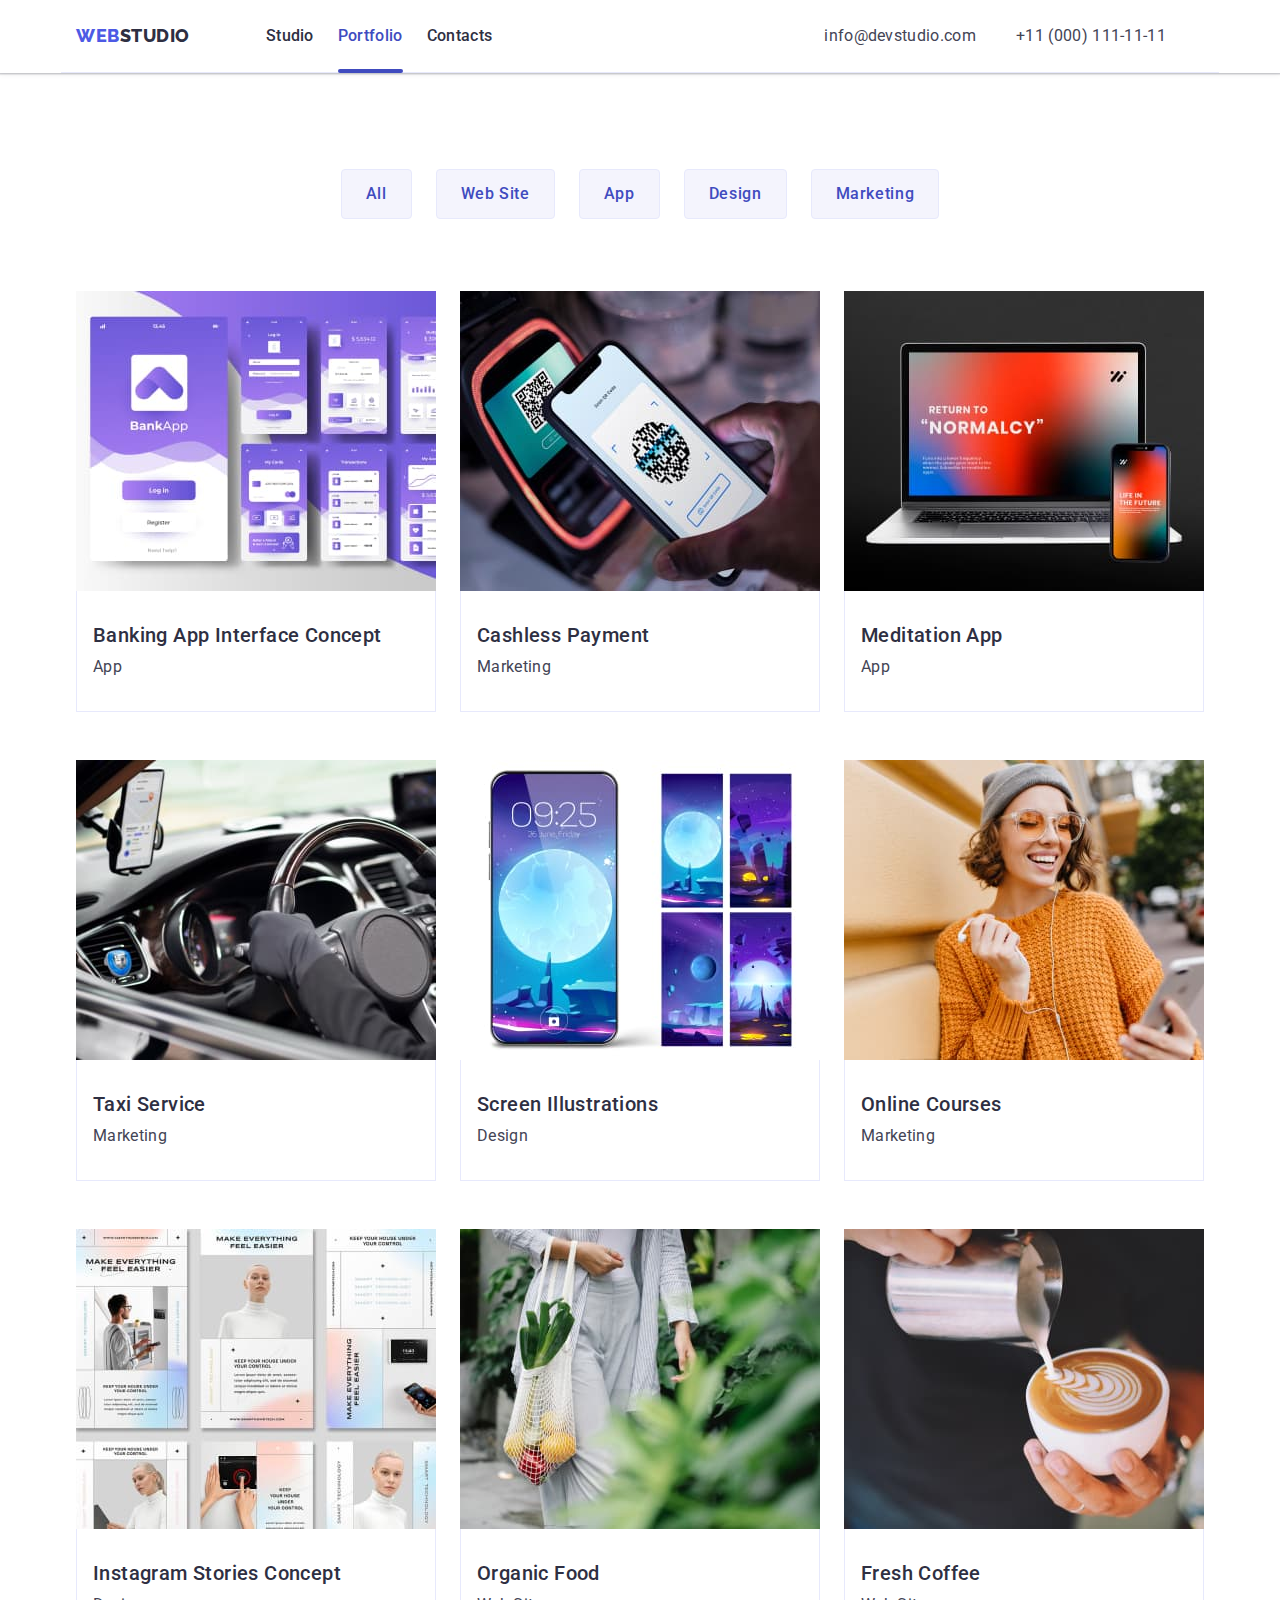
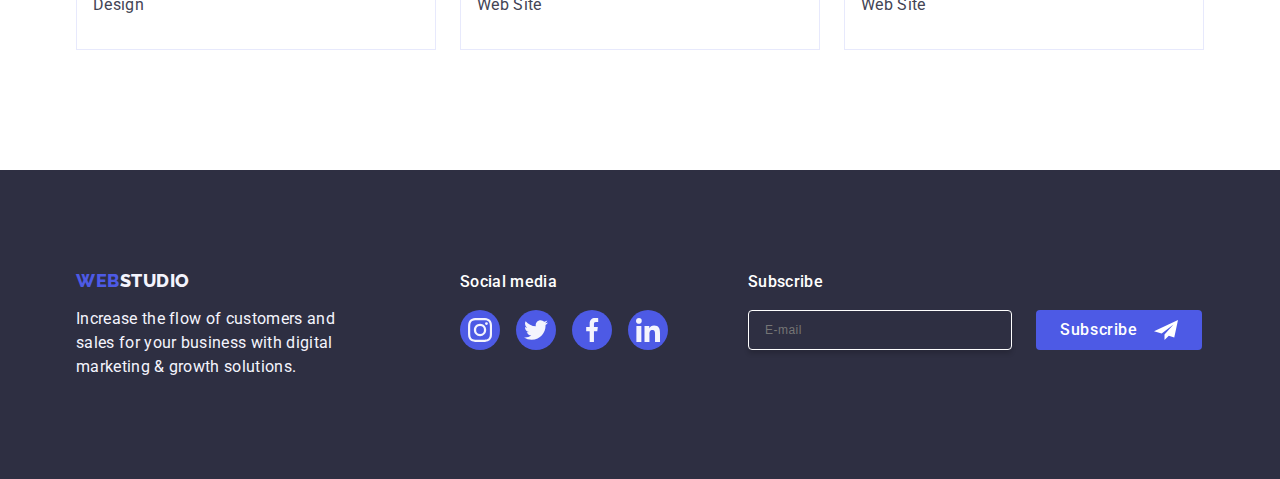
<file: portfolio.html>
<!DOCTYPE html>
<html lang="en">

<head>
    <meta charset="UTF-8">
    <meta name="viewport" content="width=device-width, initial-scale=1.0">
    <title>Home work #6</title>


    <link rel="preconnect" href="https://fonts.googleapis.com">
    <link rel="preconnect" href="https://fonts.gstatic.com" crossorigin>
    <link
        href="https://fonts.googleapis.com/css2?family=Raleway:wght@800&family=Roboto:wght@400;500;700;900&display=swap"
        rel="stylesheet">

    <link rel="stylesheet" href="https://cdnjs.cloudflare.com/ajax/libs/modern-normalize/2.0.0/modern-normalize.min.css"
        integrity="sha512-4xo8blKMVCiXpTaLzQSLSw3KFOVPWhm/TRtuPVc4WG6kUgjH6J03IBuG7JZPkcWMxJ5huwaBpOpnwYElP/m6wg=="
        crossorigin="anonymous" referrerpolicy="no-referrer" />

    <link rel="stylesheet" href="./css/styles.css">


</head>

<body>


    <header class="main-header">
        <div class="container menu-header header">
            <nav class="menu-header-navigation menu-header-padding">
                <!--logo-->
                <a class="logo link" href="./index.html">Web<span class="logo-span-header">Studio</span></a>

                <ul class="list menu-header">
                    <li><a class="link main-navigation-links" href="./index.html">Studio</a></li>
                    <li><a class="link main-navigation-links active-site" href="./portfolio.html">Portfolio</a>
                    </li>
                    <li><a class="link main-navigation-links" href="">Contacts</a></li>
                </ul>
            </nav>

            <!--Phone & Mail-->

            <address class="contact">
                <ul class="list list-contact">
                    <li><a class="link link-contact" href="mailto:info@devstudio.com">info@devstudio.com</a></li>
                    <li><a class="link link-contact" href="tel:+110001111111">+11 (000) 111-11-11</a></li>
                </ul>
            </address>
        </div>
    </header>

    <main>
        <section class="section-portfolio">
            <div class="container">

                <!-- buttons list -->

                <h1 class="visually-hidden">lorem</h1>

                <ul class="list button-list-styling">
                    <li>
                        <button type="button" class="cursor button-menu button-portfolio-styling">All</button>

                    </li>


                    <li><button type="button" class="cursor button-menu button-portfolio-styling">Web Site</button>
                    </li>
                    <li><button type="button" class="cursor button-menu button-portfolio-styling">App</button></li>
                    <li><button type="button" class="cursor button-menu button-portfolio-styling">Design</button>
                    </li>
                    <li><button type="button" class="cursor button-menu button-portfolio-styling">Marketing</button>
                    </li>
                </ul>





                <!-- project list -->


                <ul class="list project-portfolio-styling">
                    <li class="list-project-item-styling">

                        <a class="link link-padding" href="">
                            <div class="box">
                                <img src="./images/Portfolio/img1.jpg" alt="diferent banking pages" width="360"
                                    height="300">

                                <p class="extra-text"> 14 Stylish and User-Friendly App Design Concepts ·
                                    Task Manager
                                    App ·
                                    Calorie
                                    Tracker App · Exotic Fruit Ecommerce App · Cloud Storage App</p>
                            </div>
                            <div class="projects-link-styling ">

                                <h2 class="project-names">Banking App Interface Concept</h2>
                                <p class="project-description">App</p>
                            </div>
                        </a>

                    </li>
                    <li class="list-project-item-styling">

                        <a class="link link-padding" href="">
                            <div class="box">
                                <img src="./images/Portfolio/img2.jpg" alt="celphone and terminal" width="360"
                                    height="300">

                                <p class="extra-text"> 14 Stylish and User-Friendly App Design Concepts ·
                                    Task Manager
                                    App ·
                                    Calorie
                                    Tracker App · Exotic Fruit Ecommerce App · Cloud Storage App</p>
                            </div>
                            <div class="projects-link-styling ">

                                <h2 class="project-names">Cashless Payment</h2>
                                <p class="project-description">Marketing</p>
                            </div>
                        </a>

                    </li>
                    <li class="list-project-item-styling">

                        <a class="link link-padding" href="">
                            <div class="box">
                                <img src="./images/Portfolio/img3.jpg" alt="meditation app in laptop and celphone"
                                    width="360" height="300">

                                <p class="extra-text"> 14 Stylish and User-Friendly App Design Concepts ·
                                    Task Manager
                                    App ·
                                    Calorie
                                    Tracker App · Exotic Fruit Ecommerce App · Cloud Storage App</p>
                            </div>
                            <div class="projects-link-styling ">
                                <h2 class="project-names">Meditation App</h2>
                                <p class="project-description">App</p>
                            </div>
                        </a>

                    </li>
                    <li class="list-project-item-styling">
                        <a class="link link-padding" href="">
                            <div class="box">
                                <img src="./images/Portfolio/img4.jpg" alt="taxi inside" width="360" height="300">

                                <p class="extra-text"> 14 Stylish and User-Friendly App Design Concepts ·
                                    Task Manager
                                    App ·
                                    Calorie
                                    Tracker App · Exotic Fruit Ecommerce App · Cloud Storage App</p>
                            </div>
                            <div class="projects-link-styling">
                                <h2 class="project-names">Taxi Service</h2>
                                <p class="project-description">Marketing</p>
                            </div>
                        </a>

                    </li>
                    <li class="list-project-item-styling">

                        <a class="link link-padding" href="">
                            <div class="box">
                                <img src="./images/Portfolio/img5.jpg" alt="graphics on celphones" width="360"
                                    height="300">

                                <p class="extra-text"> 14 Stylish and User-Friendly App Design Concepts ·
                                    Task Manager
                                    App ·
                                    Calorie
                                    Tracker App · Exotic Fruit Ecommerce App · Cloud Storage App</p>
                            </div>
                            <div class="projects-link-styling">

                                <h2 class="project-names">Screen Illustrations</h2>
                                <p class="project-description">Design</p>
                            </div>
                        </a>


                    </li>
                    <li class="list-project-item-styling">

                        <a class="link link-padding" href="">

                            <div class="box">
                                <img src="./images/Portfolio/img6.jpg" alt="young & happy woman in orange sweater"
                                    width="360" height="300">

                                <p class="extra-text"> 14 Stylish and User-Friendly App Design Concepts ·
                                    Task Manager
                                    App ·
                                    Calorie
                                    Tracker App · Exotic Fruit Ecommerce App · Cloud Storage App</p>
                            </div>

                            <div class="projects-link-styling ">

                                <h2 class="project-names">Online Courses</h2>
                                <p class="project-description">Marketing</p>
                            </div>
                        </a>

                    </li>
                    <li class="list-project-item-styling">

                        <a class="link link-padding" href="">

                            <div class="box">


                                <img src="./images/Portfolio/img7.jpg" alt="diferent celphones with instagram Stories"
                                    width="360" height="300">

                                <p class="extra-text"> 14 Stylish and User-Friendly App Design Concepts ·
                                    Task Manager
                                    App ·
                                    Calorie
                                    Tracker App · Exotic Fruit Ecommerce App · Cloud Storage App</p>
                            </div>

                            <div class="projects-link-styling ">

                                <h2 class="project-names">Instagram Stories Concept</h2>
                                <p class="project-description">Design</p>
                            </div>
                        </a>

                    </li>
                    <li class="list-project-item-styling">

                        <a class="link link-padding" href="">

                            <div class="box">

                                <img src="./images/Portfolio/img8.jpg" alt="a woman with shopping net" width="360"
                                    height="300">

                                <p class="extra-text"> 14 Stylish and User-Friendly App Design Concepts ·
                                    Task Manager
                                    App ·
                                    Calorie
                                    Tracker App · Exotic Fruit Ecommerce App · Cloud Storage App</p>
                            </div>

                            <div class="projects-link-styling">
                                <h2 class="project-names">Organic Food</h2>
                                <p class="project-description">Web Site</p>
                            </div>
                        </a>

                    </li>
                    <li class="list-project-item-styling">

                        <a class="link link-padding" href="">
                            <div class="box">


                                <img src="./images/Portfolio/img9.jpg" alt="a cup of Coffee with foamy milk" width="360"
                                    height="300">

                                <p class="extra-text"> 14 Stylish and User-Friendly App Design Concepts ·
                                    Task Manager
                                    App ·
                                    Calorie
                                    Tracker App · Exotic Fruit Ecommerce App · Cloud Storage App</p>
                            </div>

                            <div class="projects-link-styling">

                                <h2 class="project-names">Fresh Coffee</h2>
                                <p class="project-description">Web Site</p>
                            </div>
                        </a>

                    </li>
                </ul>
            </div>
        </section>
    </main>

    <!-- logo -->

    <footer class="footer-background">
        <div class="container footer-flex">
            <div class="footer-logo-div">
                <a class="logo link footer-link" href="./index.html"> Web<span
                        class="logo-span-footer">Studio</span></a>
                <p class="footer-text">Increase the flow of customers and sales for your business with digital
                    marketing & growth solutions.</p>
            </div>

            <!--footer Social Media-->
            <div>
                <p class="footer-social-media-title">Social media</p>

                <ul class="footer-social-media">
                    <!--Instagram-->
                    <li class="social-media-item">
                        <a class="social-media-link-footer" href="">
                            <svg class="icon-footer" width="24" height="24">
                                <use href="./images/icons.svg#icon-instagram-2"></use>
                            </svg>
                        </a>
                    </li>

                    <!--Twitter-->
                    <li class="social-media-item">
                        <a class="social-media-link-footer" href="">
                            <svg class="icon-footer" width="24" height="24">
                                <use href="./images/icons.svg#icon-twitter-1"></use>
                            </svg>
                        </a>
                    </li>

                    <!--Facebook-->
                    <li class="social-media-item">
                        <a class="social-media-link-footer" href="">
                            <svg class="icon-footer" width="24" height="24">
                                <use href="./images/icons.svg#icon-facebook-1"></use>
                            </svg>
                        </a>
                    </li>

                    <!--LinkedIn-->
                    <li class="social-media-item">
                        <a class="social-media-link-footer" href="">
                            <svg class="icon-footer" width="24" height="24">
                                <use href="./images/icons.svg#icon-linkedin-1"></use>
                            </svg>
                        </a>
                    </li>


                </ul>

            </div>

            <!--SUBSCRIBE-->
            <div class=" subscribe-box">
                <p class="subscribe-footer">Subscribe</p>

                <form class="subscribe-form">
                    <label class="subscribe-label" for="email">
                        <input class="input-costam" type="email" name="email" id="email" placeholder="E-mail"
                            required />
                    </label>
                    <button class="subscribe-button" type="submit">Subscribe
                        <svg class="subscribe-button-svg" width="24" height="24">
                            <use href="./images/icons.svg#icon-arrow"></use>
                        </svg>
                    </button>
                </form>
            </div>

        </div>
    </footer>

    <script src="./js/modal.js"></script>

</body>

</html>
</file>
<file: css/styles.css>
body {
       font-family: Roboto, sans-serif;
       color: #434455;
       background-color: #ffffff;
}

* {
   box-sizing: border-box;
   margin: 0;
   padding: 0;
}

img {
   display: block;
   max-width: 100%; 
   height: auto;
}

ul {
   margin: 0;
   padding-left: 0;
   list-style: none;
}

:root {
   --iris-color: #4D5AE5;  
   --ocean-color: #404BBF;
   --navy-blue-color: #2E2F42;   
   --green-color: #31D0AA;
   --slate-color: #434455;
   --light-slate-color: #8E8F99;
   --cornflower-color: #E7E9FC;
   --cloud-color: #F4F4FD;
   --navy-blue-modal-color: #2E2F42;
   --grey-color: #2E2F42;
   --white-color: #ffffff;
   --dairy-color: #fcfcfc;

   }
       
.main-header {
   background-color: var(--white-color);
  
   box-shadow: 0px 1px 6px 0px rgba(46, 47, 66, 0.08), 0px 1px 1px 0px rgba(46, 47, 66, 0.16), 0px 2px 1px 0px rgba(46, 47, 66, 0.08);

}

.logo {
   font-family: Raleway, sans-serif;
   font-weight: 800;
   font-size: 18px;
   line-height: 1.17;
   letter-spacing: 0.03em;
   text-transform: uppercase;          
   color: #4d5ae5;
   font-style: normal;
   margin-right: 76px;
   display: inline-block;

}   

.link {
   text-decoration: none;
   display: block;
}

.link:hover,
.link:focus {
   box-sizing: 0px 1px 6px rgba(46, 47, 66, 0.08), 0px 1px 1px rgba(46, 47, 66, 0.16), 0px 2px 1px rgba(46, 47, 66, 0.08); 

}




.link-contact {
color: #434455;
transition: color 250ms cubic-bezier(0.4, 0, 0.2, 1); 
}

.link-contact:hover {
   color: #404bbf;
}

.link-contact:focus {
   color: #404bbf;
}

.logo-span-header {
   font-family: Raleway, sans-serif;
   color: #2E2F42;
   font-size: 18px;
   font-style: normal;
   font-weight: 800;
   line-height: 1.17;
   letter-spacing: 0.03em;
   text-transform: uppercase;
   text-decoration: none;
}

.main-navigation-links {
   color: #2E2F42;
   font-family: Roboto;
   font-size: 16px;
   font-style: normal;
   font-weight: 500;
   line-height: 24px;
   letter-spacing: 0.32px;
   padding: 24px 0;

   transition: color 250ms cubic-bezier(0.4, 0, 0.2, 1);

}

.active-site {
   position: relative;
   color: var(--ocean-color);
   transition: color 250ms cubic-bezier(0.4, 0, 0.2, 1);


}

.active-site::after {
   position: absolute;
   left: 0;
   bottom: -1px;
   content: '';
   width: 100%;
   height: 4px;
   flex-shrink: 0;
   border-radius: 2px;
   background-color: var(--ocean-color);
}


.main-navigation-links:hover {
   color: #404bbf;
}

.main-navigation-links:focus {
   color: #404bbf;
}

.contact {
   font-family: Roboto;
   font-size: 16px;
   font-style: normal;
   font-weight: 400;
   line-height: 1.5;
   letter-spacing: 0.02em;
   color: var(--grey-color);
   text-decoration: none;
   padding: 24px 0;
}

.button-menu {
   font-family: Roboto, sans-serif;
   font-weight: 500;
   font-size: 16px;
   line-height: 1.5;
   letter-spacing: 0.04em;
   color: var(--ocean-color);
   background-color: var(--cloud-color);

}

.button-menu:hover {
   color: var(--white-color);
   background-color: #404BBF;
   box-shadow: 0px 3px 1px rgba(0, 0, 0, 0.1), 0px 2px 1px rgba(0, 0, 0, 0.08), 0px 2px 2px rgba(0, 0, 0, 0.12);

}

.button-menu:focus {
   color: var(--white-color);
   background-color: #404BBF;
   box-shadow: 0px 3px 1px rgba(0, 0, 0, 0.1), 0px 2px 1px rgba(0, 0, 0, 0.08), 0px 2px 2px rgba(0, 0, 0, 0.12);

}


.button-text {
font-family: Roboto, sans-serif;
font-weight: 500;
font-size: 16px;
line-height: 1.5;
letter-spacing: 0.04em;
color: #ffffff;
background-color: #4d5ae5;
}

.cursor {
cursor: pointer;
}

.button-text:hover {
   background-color: #404BBF;

}

.button-text:focus {
     background-color: #404BBF; 
}

.list {
   list-style: none;
   display: flex;
  
   gap: 24px;   

}

.logo-span-footer {
   font-family: Raleway, sans-serif;
   color: #F4F4FD;
   font-size: 18px;
   font-style: normal;
   font-weight: 800;
   line-height: 1.17;
   letter-spacing: 0.03em;
   text-transform: uppercase;
   }

.footer-background {
   background-color: #2E2F42;
   padding-top: 100px;
   padding-bottom: 100px;
   
}
.footer-text {
   color: #F4F4FD;
   line-height: 1.5;
   letter-spacing: 0.02em;
width: 264px;

   font-family: Roboto;
font-size: 16px;
font-style: normal;
font-weight: 400;
}

.footer-link {
   margin-bottom: 16px;
}

.hero {
background-color: #2E2F42;
padding-top: 188px;
padding-bottom: 188px;
margin: 0 auto;
background-image: linear-gradient(rgba(46, 47, 66, 0.7), rgba(46, 47, 66, 0.7)), url(../images/people_office.jpg);
max-width: 1440px;
background-position: center;
background-size: cover;
background-repeat: no-repeat;
}

.section-one {
font-family: Roboto;
font-size: 56px;
font-style: normal;
font-weight: 700;
line-height: 1.07;
letter-spacing: 0.02em;
text-align: center;
color: var(--white-color);
max-width: 496px;
margin: 0 auto;
}

.section-two {
font-family: Roboto;
font-size: 20px;
font-style: normal;
font-weight: 500;
line-height: 24px;
letter-spacing: 0.4px;
color: var(--navy-blue-color);
margin-bottom: 8px;
padding-top: 8px;
}

.section-two-text {
   font-family: Roboto;
   font-size: 16px;
   font-style: normal;
   font-weight: 400;
   line-height: 24px;
   letter-spacing: 0.32px;
   color: var(--slate-color)
}

.section-three-header {
   color: var(--NAVY-BLUE, #2E2F42);
   font-family: Roboto;
   font-size: 36px;
   font-style: normal;
   font-weight: 700;
   line-height: 40px;
   letter-spacing: 0.72px;
   line-height: 1.11;
   text-align: center;
   text-transform: capitalize;
   margin-bottom: 72px;
}

.section-four-header {
   color: var(--NAVY-BLUE, #2E2F42);
   font-family: Roboto;
   font-size: 36px;
   font-style: normal;
   font-weight: 700;
   line-height: 40px; 
   letter-spacing: 0.72px;
   line-height: 1.11;
   text-align: center;
   text-transform: capitalize;
   margin-bottom: 72px;
}

.section-four-text {
color: var(--NAVY-BLUE, #2E2F42);
font-family: Roboto;
font-size: 20px;
font-style: normal;
font-weight: 500;
line-height: 24px;
letter-spacing: 0.4px;
text-align: center;
margin-bottom: 8px;
}

.section-four-positions {
color: var(--SLATE, #434455);
font-family: Roboto;
font-size: 16px;
font-style: normal;
font-weight: 400;
line-height: 24px; 
letter-spacing: 0.32px;
text-align: center;
}

.project-names {
font-family: Roboto;
font-size: 20px;
font-style: normal;
font-weight: 500;
line-height: 24px; 
letter-spacing: 0.4px;
color: #2E2F42;
margin-bottom: 8px;/*
margin-top: 32px;/*
text-align: center;*/
}

.project-description {
font-family: Roboto;
font-size: 16px;
font-style: normal;
font-weight: 400;
line-height: 24px; /* 150% */
letter-spacing: 0.32px;
color: #434455;
/*text-align: center;*/
}

.section-four-bg {
   background-color: #F4F4FD;
}

.section-four-text-bg {
   background-color: #FFFFFF;
   border-radius: 0px 0px 4px 4px;
   box-shadow: 0px 2px 1px 0px rgba(46, 47, 66, 0.08), 0px 1px 1px 0px rgba(46, 47, 66, 0.16), 0px 1px 6px 0px rgba(46, 47, 66, 0.08);
   width: calc((100% - 72px)/4);
   gap: 24px;
}

.container {
max-width: 1158px;
padding: 0 15px;
margin: 0 auto;
}

.header {
border-bottom: 1px solid var(--cornflower-color);
margin: 0 auto;
}

.menu-header {
display: flex;
}

.menu-header-navigation {
   display: flex;
   align-items: center;}
   

.list-contact {
   display: flex;
   align-items: center;
   gap: 40px;
   margin-left: 332px;  
}

.section-one-styling {

display: flex;
flex-direction: column;
align-items: flex-start;

}

.button-styling {
display: block;
margin: auto;
min-width: 169px;
height: 56px;
border: none;
border-radius: 4px;
margin-top: 48px;


transition: background-color 250ms cubic-bezier(0.4, 0, 0.2, 1) ;

}  

.visually-hidden {
   position: absolute;
   width: 1px;
   height: 1px;
   margin: -1px;
   border: 0;
   padding: 0;
   white-space: nowrap;
   clip-path: inset(100%);
   clip: rect(0 0 0 0);
   overflow: hidden;
}


.section-two-padding {
   padding-top: 120px;
   padding-bottom: 120px;
}

.section-four-padding {
   padding-top: 120px;
   padding-bottom: 120px;
}

.section-two-styling {
  display: flex;
}

.section-portfolio {
   padding-top: 96px;
   padding-bottom: 120px;
}

.section-two-li {
   display: flex;
   flex-direction: column;
   width: calc((100% - 72px) / 4);
}

.section-tree-styling {
   padding-bottom: 120px;
}

.section-tree-styling-ul {
   gap: 24px;   
}

.section-tree-empty {
   width: calc((100% - 48px) / 3);
}

.pictures-signature {
   padding: 32px 0;
   text-align: center;
}

.section-four-list-styling {
   display: flex;
   gap: 24px;
}

.button-list-styling {
   display: flex;
   justify-content: center;
   gap: 24px;
   margin-bottom: 72px;
   
}

.button-portfolio-styling {
   border: 1px;
   border-radius: 4px;
   padding: 12px 24px 12px 24px;
   border:  1px solid var(--cornflower-color);
   transition: color 250ms cubic-bezier(0.4, 0, 0.2, 1), background-color 250ms cubic-bezier(0.4, 0, 0.2, 1), border-color 250ms cubic-bezier(0.4, 0, 0.2, 1), box-shadow 250ms cubic-bezier(0.4, 0, 0.2, 1);

}

.button-portfolio-styling:hover,
.button-portfolio-styling:focus {
border: 1px solid transparent;
}
 
.project-portfolio-styling {
   display: flex;
   flex-wrap: wrap;
   gap: 24px;
   row-gap: 48px;
}

.projects-link-styling {
   border: 1px solid var(--cornflower-color);
   border-top: none;
   padding: 32px 16px;
}

.list-project-item-styling {
flex-basis: calc((100% - 48px)/3);
}

.link-padding {
   display: block;
   transition: box-shadow 250ms cubic-bezier(0.4, 0, 0.2, 1);

   }

.link-padding:hover,
.link-padding:focus {
   box-shadow: 0px 1px 6px rgba(46, 47, 66, 0.08), 0px 1px 1px rgba(46, 47, 66, 0.16), 0px 2px 1px rgba(46, 47, 66, 0.08);
}

.section-two-strategy {
box-sizing: border-box;
display: flex;
align-items: center;
justify-content: center;
width: 264px;
height: 112px;
flex-shrink: 0;
padding: 24px 100px ;
border-radius: 4px;
margin-bottom: 8px;
background: var(--CLOUD, #F4F4FD);
}

.section-two-strategy-icons {
   display: flex;
   align-items: center;
 }

.social-media {
   display: flex;
   gap: 24px;
   align-items: center;
   justify-content: center;
   margin-top: 8px;
} 

.social-media-item {
   width: 40px;
   height: 40px;
}



.social-media-link {
   display: flex;
   justify-content: center;
   align-items: center;
   width: 100%;
   height: 100%;
   background-color: var(--iris-color);
   border-radius: 50%;
   transition: background-color 250ms cubic-bezier(0.4, 0, 0.2, 1) ;
}

.social-media-link:hover,
.social-media-link:focus {
   background-color: var(--ocean-color);
}

.icon {
   fill: var(--cloud-color);
}

.icon-footer {
   fill: var(--cloud-color);
}

.icon-footer:hover,
.icon-footer:focus {
   fill: var(--green-color)
}



.footer-social-media-title {
color: var(--WHITE, #FFF);
font-family: Roboto;
font-size: 16px;
font-style: normal;
font-weight: 500;
line-height: 24px;
letter-spacing: 0.02em;
margin-bottom: 16px;
}

.footer-social-media {
display: flex;
gap: 16px; 
}

.footer-flex {
display: flex;
align-items: baseline;
}


.customers-title {
   color: var(--NAVY-BLUE, #2E2F42);
   font-family: Roboto;
   font-size: 36px;
   font-style: normal;
   font-weight: 700;
   line-height: 40px; 
   letter-spacing: 0.72px;
   line-height: 1.11;
   text-align: center;
   text-transform: capitalize;
   margin-bottom: 72px;
}

.customers-list {
display: flex;
gap: 24px;
justify-content: center;
}

.customers-item {
width: 168px;
height: 88px;
width: calc((100% - 120px) / 6);
}



.customers-logo-link {
   width: 100%;
   height: 100%;
   border: 1px solid var(--light-slate-color);
   color: var(--light-slate-color);
   border-radius: 4px;  
   display: flex;
   justify-content: center;
   align-items: center;
   flex-shrink: 0;

   transition: border-color 250ms cubic-bezier(0.4, 0, 0.2, 1),
   color 250ms cubic-bezier(0.4, 0, 0.2, 1)  ;

}

.customers-logo-link:hover,
.customers-logo-link:focus {
   border-color: var(--ocean-color);
   color: var(--ocean-color);
}
  
.customer-four {
   display: inline-flex;
   padding: 9px 9px 6px 11px;
   justify-content: center;
   align-items: center;
}

.icon-customers {
   fill: currentColor;   
}

.icon-customers:hover,
.icon-customers:focus {
   fill: var(--ocean-color);
   border-color: var(--ocean-color);
}

.section-five {
   padding: 120px 0;
}

.footer-logo-div {
   margin-right: 120px;
}

.social-media-link-footer {
   display: flex;
   justify-content: center;
   align-items: center;
   width: 100%;
   height: 100%;
   background-color: var(--iris-color);
   border-radius: 50%;

   transition: background-color 250ms cubic-bezier(0.4, 0, 0.2, 1);
}

.social-media-link-footer:hover,
.social-media-link-footer:focus {
   background-color: var(--green-color);
}

.modal-window {
   position: fixed;
   inset: 0 0 auto;
   min-height: 100vh;
   display: flex;
   justify-content: center;
   align-items: center;
   opacity: 1;
   pointer-events: all;
   background: var(--NAVY-BLUE-modal,
    rgba(46, 47, 66, 0.40));
    transition: transform 250ms cubic-bezier(0.4, 0, 0.2, 1); 

    transition: opacity 250ms cubic-bezier(0.4, 0, 0.2, 1), 
   visibility 250ms cubic-bezier(0.4, 0, 0.2, 1);


   padding: 72px 24px 24px 24px; 
   }

.empty-class {
   /* */
}

.is-hidden {
   opacity: 0;
   pointer-events: none;
   visibility: hidden;
}

.modal-body {
   position: absolute;
   top: 50%;
   left: 50%;
   transform: translate(-50%, -50%) scale(1);
   width: 408px;
   height: 584px;
   flex-shrink: 0;
   border-radius: 4px;
   background: var(--DAIRY, #FCFCFC);
   box-shadow: 0px 2px 1px 0px rgba(0, 0, 0, 0.20), 0px 1px 3px 0px rgba(0, 0, 0, 0.12), 0px 1px 1px 0px rgba(0, 0, 0, 0.14);
   transition: transform 250ms cubic-bezier(0.4, 0, 0.2, 1); 


   padding: 72px 24px 24px 24px;
}

.modal-x-button {
   position: absolute;
   top: 24px;
   right: 24px;
   width: 24px;
   height: 24px;
   border-radius: 50%;
   padding: 0;
   display: flex;
   align-items: center;
   justify-content: center;
   background-color: var(--cornflower-color);
   border: 1px solid rgba(0, 0, 0, 0.10);
   cursor: pointer;
   transition: background-color 250ms cubic-bezier(0.4, 0, 0.2, 1),
   border 250ms cubic-bezier(0.4, 0, 0.2, 1);
}

.modal-x-button:hover,
.modal-x-button:focus {
  background-color: var(--ocean-color);
  border: none;
  fill: var(--white-color);
  transform: skew(-15deg) scale(2) ;  
}

.modal-svg {
   transition: fill 250ms cubic-bezier(0.4, 0, 0.2, 1);
}

.modal-svg:hover,
.modal-svg:focus {
   fill: #ffffff;
}

.box {
   position: relative;
   overflow: hidden;
   transform: translateY(0%);
   }

.extra-text {
   position: absolute;
   top: 0;
   left: 0;
   height: 100%;
   width: 100%;

   font-family: Roboto;
   font-size: 16px;
   font-style: normal;
   font-weight: 400;
   line-height: 24px;
   letter-spacing: 0.02em;
   color: var(--cloud-color);
   background-color: var(--iris-color);
   padding: 40px 32px;
  
   transform: translateY(100%);
   transition-duration: 250ms;
   transition-timing-function: cubic-bezier(0.4, 0, 0.2, 1);
   transition: transform 250ms cubic-bezier(0.4, 0, 0.2, 1); 

}

.link-padding:hover .extra-text {
   transform: translateY(0%);
}

.link-padding:focus .extra-text {
    transform: translateY(0%);

}

.subscribe-footer {
   display: flex;
   align-items: baseline;
   color: var(--WHITE, #FFF);
   font-family: Roboto;
   font-size: 16px;
   font-style: normal;
   font-weight: 500;
   line-height: 24px;
   letter-spacing: 0.02em;
   margin-bottom: 16px;


   }
   
.subscribe-box {
margin-left: 80px;

}

.subscribe-form {
display: flex;
gap: 24px;
}

.subscribe-button {
display: flex;
padding: 8px 24px;

justify-content: center;
align-items: center;
gap: 16px;
min-width: 165px;
height: 40px;
border: none;
border-radius: 4px;
background-color: var(--iris-color);

font-family: Roboto, sans-serif;
font-size: 16px;
font-style: normal;
font-weight: 500;
line-height: 1.5;
letter-spacing: 0.04em;
color: var(--WHITE, #FFF);
text-align: center;
cursor: pointer;

}

.subscribe-button-svg {
   width: 24px;
   height: 24px;
}

.input-costam {
padding-left: 16px;
padding-top: 8px;
padding-bottom: 8px;
background-color: var(--navy-blue-color);
border-radius: 4px;
border: 1px solid var(--WHITE, #FFF);
box-shadow: 0px 4px 4px 0px rgba(0, 0, 0, 0.15);
background-color: transparent;
height: 40px;
width: 264px;
gap: 24px;

font-size: 12px;
line-height: 1.5;
letter-spacing: 0.04em;
color: var(--white-color);
}

.subscribe-label {
/* ble ble*/

}

.modal-text {
   display: flex;
   flex-direction: column;
   align-items: center;
   gap: 8px;
   font-family: Roboto;
   font-size: 16px;
   font-style: normal;
   font-weight: 500;
   line-height: 24px; /* 150% */
   letter-spacing: 0.32px; 
   color: var(--navy-blue-color);
   width: 360px;
   height: 24px;

   margin-bottom: 16px;

   text-align: center
}

.modal-form {
   display: block;
   margin-bottom: 8px;
}

.label-elements {
box-sizing: border-box;
position: relative;
border-radius: 4px;
background: var(--DAIRY, #FCFCFC);

}

.label-elements-svg {
   position: absolute;
   left: 16px;
   top:50%;
   transform: translateY(-50%);
   transition: fill 250ms cubic-bezier(0.4, 0, 0.2, 1); 
}

.label-elements-svg:focus, 
.label-elements-svg:hover {
   fill: #4D5AE5; 
}

.label-elements-textarea{
   margin-bottom: 24px;
}

.label-text {
color: var(--LIGHT-SLATE, #8E8F99);
font-family: Roboto;
font-size: 12px;
font-style: normal;
font-weight: 400;
line-height: 1.17; 
letter-spacing: 0.04em;
margin-bottom: 4px;
margin-right: 24px;

display: block;
}


.label-elements-input {
width: 100%;
height: 40px;
border: 1px solid rgba(46, 47, 66, 0.4);
border-radius: 4px;
background-color: transparent; 
padding-left: 38px;
outline: transparent;
transition: border-color 250ms cubic-bezier(0.4, 0, 0.2, 1); 

gap: 24px;
}

.label-elements-input:focus,
.label-elements-input:hover {
   border-color: var(--iris-color); 
   
}

.label-elements-input:focus + .label-elements-svg,
.label-elements-input:hover + .label-elements-svg  {
   fill: #4D5AE5; 
}

.send-button {
   display: block;
   align-items: center; 
   justify-content: center;
margin: 0 auto;

   min-width: 169px;
   height: 56px;
   font-family: "Roboto", sans-serif;
   font-size: 16px; 
   font-weight: 500; 
   line-height: 1.5;
   letter-spacing: 0.04em; 
   color: var(--white-color);
   padding: 16px 32px;
   

   cursor: pointer;
   border-radius: 4px;
   background-color: var(--iris-color); 
   border: none;
   transition: background-color 250ms cubic-bezier(0.4, 0, 0.2, 1); 
}

.modal-link {
   color: var(--iris-color) ;
}

.textarea-form {
   margin-bottom: 16px;
}
.textarea-modal {
width: 100%;
height: 120px;
font-size: 12px;
line-height: 1.17;
letter-spacing: 0.04em;
color: rgba(46, 47, 66, 0.4);
border: 1px solid rgba(46, 47, 66, 0.4); 
border-radius: 4px;
background-color: transparent; 
padding: 8px 16px;
outline: transparent;
resize: none;
transition: border-color 250ms cubic-bezier(0.4, 0, 0.2, 1);
 
}

.textarea-modal:focus, 
.textarea-modal:hover {
   border-color: var(--iris-color); 
}

.label-user {
   display: block;
   font-family: Roboto;
   font-size: 12px;
   font-style: normal;
   font-weight: 400;
   line-height: 1.17;
   letter-spacing: 0.04em;
   color: var(--lightslate-color);
   
}

.label-user-two {
   display: block;
   font-family: Roboto;
   font-size: 12px;
   font-style: normal;
   font-weight: 400;
   line-height: 1.17;
   letter-spacing: 0.04em;
   color: var(--light-slate-color);
}
.label-user-icon {
   border: 1px solid rgba(46, 47, 66, 0.4);
   width: 16px;
   height: 16px;
   border-radius: 2px;
   transition: background-color 250ms cubic-bezier(0.4, 0, 0.2, 1), border 250ms cubic-bezier(0.4, 0, 0.2, 1), fill 250ms cubic-bezier(0.4, 0, 0.2, 1);
   display: inline-flex;
   justify-content: center;
   align-items: center;
   fill: transparent;
   margin-right: 8px;
}

.input-privacy-policy:checked + .label-user-two > span {
   background-color: var(--ocean-color);
   border: none;
   fill: var(--cloud-color);
}
</file>
